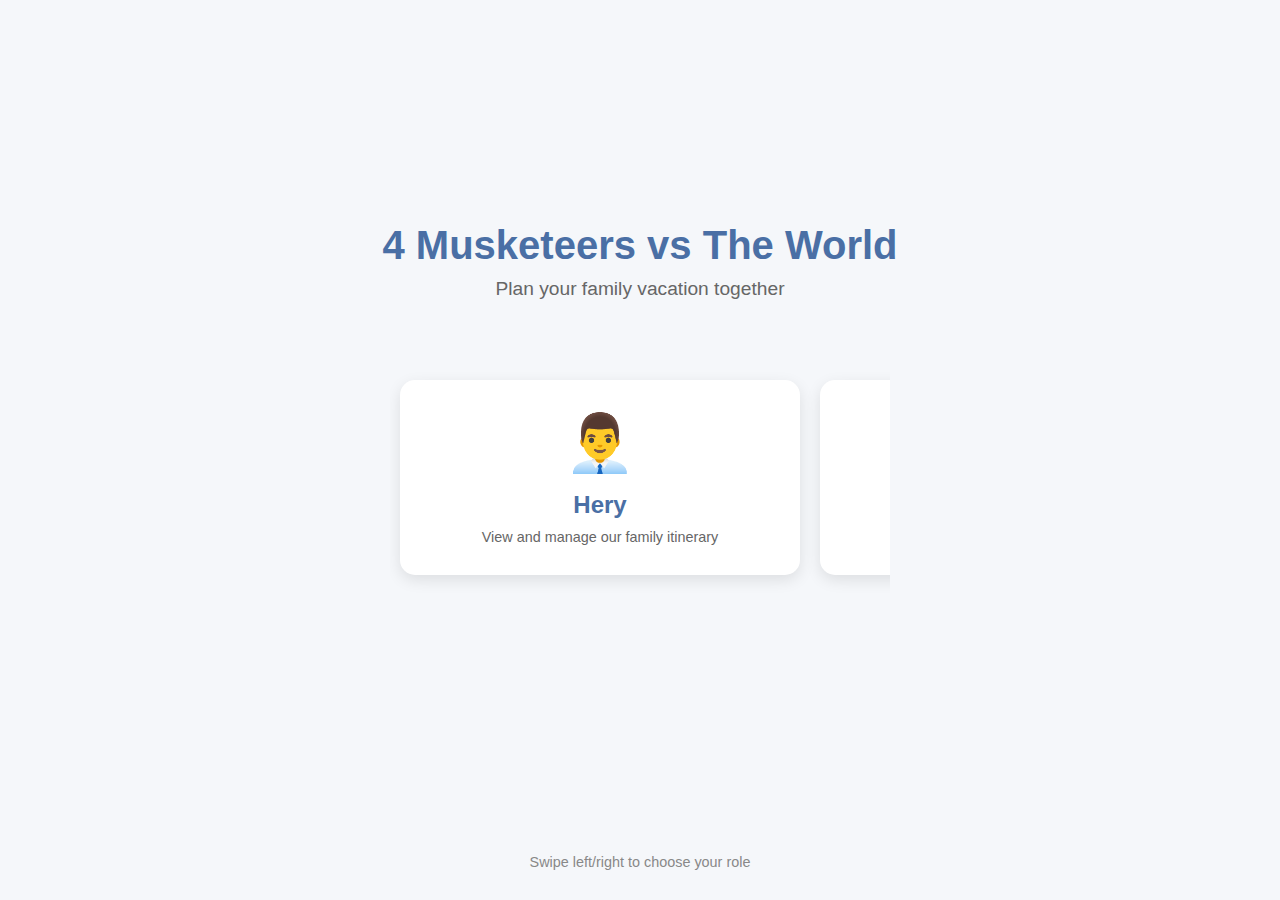
<file: selection.html>
<!DOCTYPE html>
<html lang="en">
<head>
    <meta charset="UTF-8">
    <meta name="viewport" content="width=device-width, initial-scale=1.0">
    <title>Family Travel Planner | Welcome</title>
    <style>
        @import url('https://fonts.googleapis.com/css2?family=DM+Sans:ital,opsz,wght@0,9..40,100..1000;1,9..40,100..1000&family=DM+Serif+Text:ital@0;1&family=Inter:wght@100..900&family=JetBrains+Mono:ital,wght@0,100..800;1,100..800&family=Lusitana:wght@400;700&family=Playfair+Display:ital,wght@0,400..900;1,400..900&display=swap');
    </style>
    <link rel="stylesheet" href="styleselection.css">
</head>
<body>
    <div class="container">
        <div class="logo">4 Musketeers vs The World</div>
        <div class="tagline">Plan your family vacation together</div>
        
        <div class="family-members" id="familyMembers">
            <div class="member-card" data-role="Hery" id="Hery">
                <div class="member-icon">👨‍💼</div>
                <div class="member-name">Hery</div>
                <div class="member-desc">View and manage our family itinerary</div>
            </div>
            
            <div class="member-card" data-role="Alina" id="Alina">
                <div class="member-icon">👩‍🎨</div>
                <div class="member-name">Alina</div>
                <div class="member-desc">Check activities and packing lists</div>
            </div>
            
            <div class="member-card" data-role="Tricia" id="Tricia">
                <div class="member-icon">👩‍🔬</div>
                <div class="member-name">Tricia</div>
                <div class="member-desc">See fun activities planned for me</div>
            </div>
            
            <div class="member-card" data-role="Lala" id="Lala">
                <div class="member-icon">👩‍🎓</div>
                <div class="member-name">Lala</div>
                <div class="member-desc">Find out what adventures await</div>
            </div>
        </div>
        
        <button class="continue-btn" id="continueBtn">Continue as <span id="selectedRole"></span></button>
        
        <div class="swipe-instruction">Swipe left/right to choose your role</div>
    </div>

    <script src="scriptselection.js"></script>
</body>
</html>
</file>
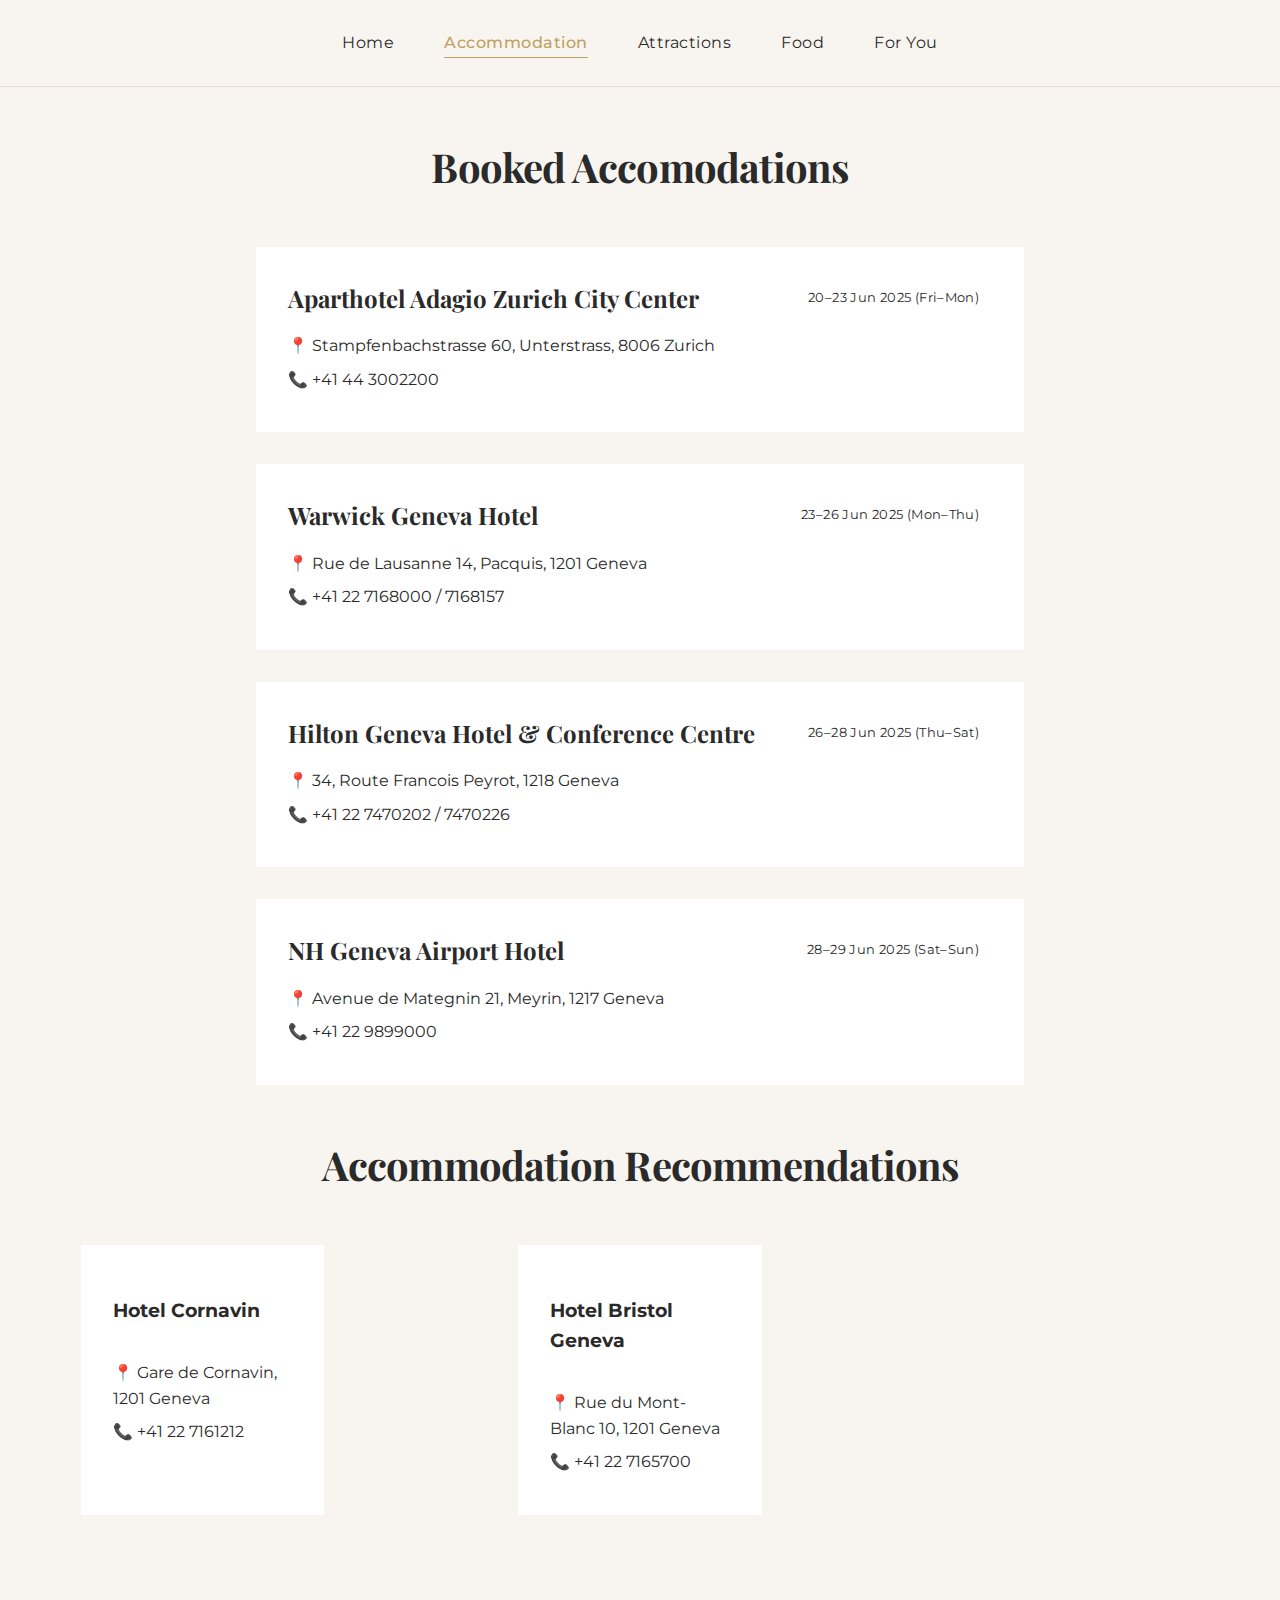
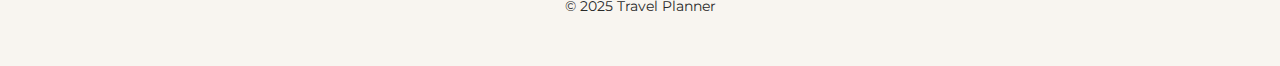
<file: youritinerary_accomodation.html>
<!DOCTYPE html>
<html lang="en">
<head>
  <meta charset="UTF-8" />
  <meta name="viewport" content="width=device-width, initial-scale=1.0" />
  <title>Switzerland Accommodation Itinerary</title>
  <link rel="stylesheet" href="styleaccomodation.css" />
  <style>
    @import url('https://fonts.googleapis.com/css2?family=Playfair+Display:wght@400;700&family=Montserrat:wght@300;400;500&display=swap');  
  </style>
</head>
<body>
    <div class="navbar">
    <a href="youritinerary_home.html">Home</a>
    <a href="youritinerary_accomodation.html" class="active">Accommodation</a>
    <a href="youritinerary_attractions.html">Attractions</a>
    <a href="youritinerary_food.html">Food</a>
    <a href="youritinerary_fyp.html" id="forYouTab">For You</a>
  </div>
  <div class="container">
    <h1>Booked Accomodations</h1>

    <div class="hotel-card">
      <div class="hotel-header">
        <h2>Aparthotel Adagio Zurich City Center</h2>
        <span class="date-tag">20–23 Jun 2025 (Fri–Mon)</span>
      </div>
      <p>📍 Stampfenbachstrasse 60, Unterstrass, 8006 Zurich</p>
      <p>📞 +41 44 3002200</p>
    </div>

    <div class="hotel-card">
      <div class="hotel-header">
        <h2>Warwick Geneva Hotel</h2>
        <span class="date-tag">23–26 Jun 2025 (Mon–Thu)</span>
      </div>
      <p>📍 Rue de Lausanne 14, Pacquis, 1201 Geneva</p>
      <p>📞 +41 22 7168000 / 7168157</p>
    </div>

    <div class="hotel-card">
      <div class="hotel-header">
        <h2>Hilton Geneva Hotel & Conference Centre</h2>
        <span class="date-tag">26–28 Jun 2025 (Thu–Sat)</span>
      </div>
      <p>📍 34, Route Francois Peyrot, 1218 Geneva</p>
      <p>📞 +41 22 7470202 / 7470226</p>
    </div>

    <div class="hotel-card">
      <div class="hotel-header">
        <h2>NH Geneva Airport Hotel</h2>
        <span class="date-tag">28–29 Jun 2025 (Sat–Sun)</span>
      </div>
      <p>📍 Avenue de Mategnin 21, Meyrin, 1217 Geneva</p>
      <p>📞 +41 22 9899000</p>
    </div>

    <h1>Accommodation Recommendations</h1>
    <div id="recommendation-list"></div>

    <footer>© 2025 Travel Planner</footer>
  </div>
  <script src="accomodationrec.js"></script>
</body>
</html>
</file>
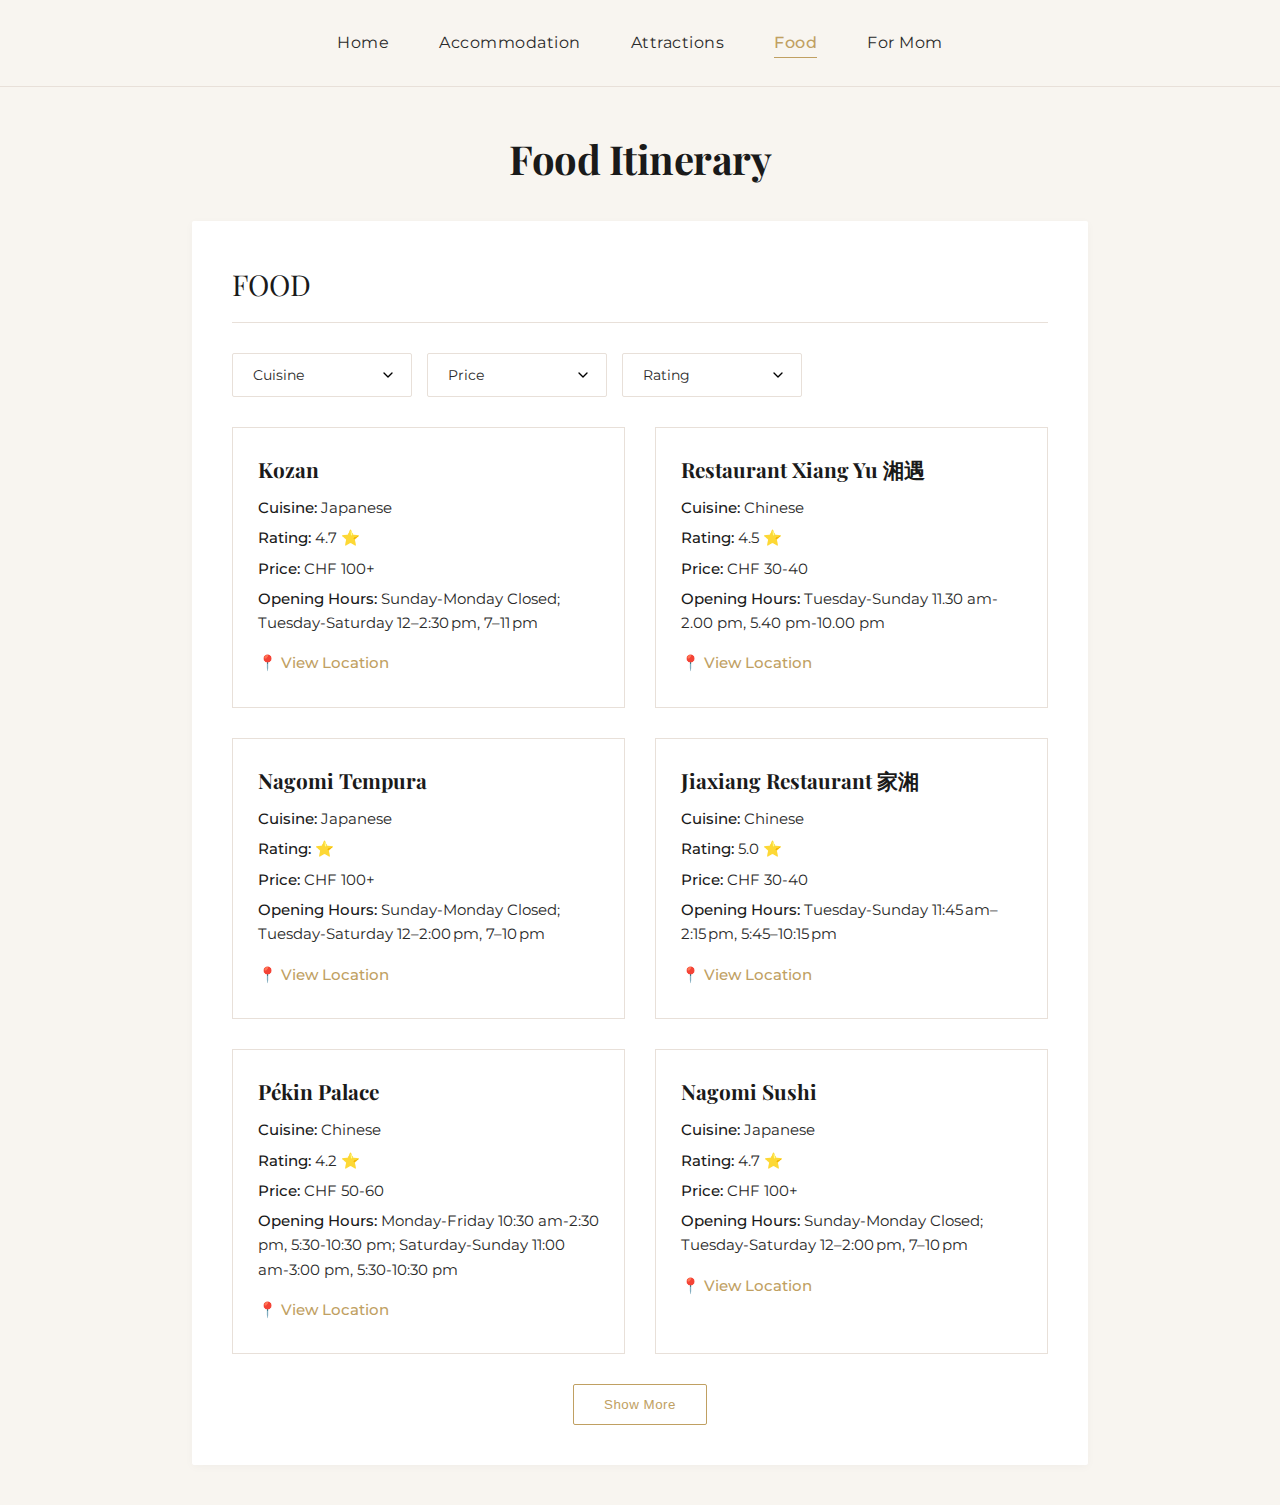
<file: youritinerary_food.html>
<!DOCTYPE html>
<html lang="en">

<head>
  <meta charset="UTF-8" />
  <meta name="viewport" content="width=device-width, initial-scale=1.0" />
  <title>Family Trip Itinerary</title>
  <link rel="stylesheet" href="stylefood.css">
  <style>
    @import url('https://fonts.googleapis.com/css2?family=Playfair+Display:wght@400;700&family=Montserrat:wght@300;400;500&display=swap');  
  </style>
</head>

<body>
  <div class="navbar">
    <a href="youritinerary_home.html">Home</a>
    <a href="youritinerary_accomodation.html">Accommodation</a>
    <a href="youritinerary_attractions.html">Attractions</a>
    <a href="youritinerary_food.html" class="active">Food</a>
    <a href="youritinerary_fyp.html" id="forYouTab">For You</a>
  </div>
<h1>Food Itinerary</h1>
  <div class="member-section">
    <h2>FOOD</h2>
    <div class="filter-container">
      <select name="cuisine-filter" class="filter">
        <option value="" disabled selected>Cuisine</option>
        <option value="">All Cuisines</option>
        <option value="Chinese">Chinese</option>
        <option value="Japanese">Japanese</option>
        <option value="Mexican">Mexican</option>
        <option value="Thai">Thai</option>
        <option value="Italian">Italian</option>
        <option value="Indian">Indian</option>
      </select>

      <select name="price-filter" class="filter">
        <option value="" disabled selected>Price</option>
        <option value="">All Prices</option>
        <option value="CHF 10-20">CHF 10-20</option>
        <option value="CHF 20-30">CHF 20-30</option>
        <option value="CHF 30-40">CHF 30-40</option>
        <option value="CHF 50-60">CHF 50-60</option>
        <option value="CHF 100+">CHF 100+</option>
      </select>

      <select name="rating-filter" class="filter">
  <option value="" disabled selected>Rating</option>
  <option value="">All Ratings</option>
  <option value="3-4">3–4</option>
  <option value="4-5">4–5</option>
  <option value="5">5</option>
</select>

    </div>
    
    <div class="collapsible-content" id="food-list">
      <div class="item">
        <h4>Restaurant Xiang Yu 湘遇</h4>
        <p><strong>Cuisine:</strong> Chinese</p>
        <p><strong>Rating:</strong> 4.5 ⭐</p>
        <p><strong>Price:</strong> CHF 30-40</p>
        <p><strong>Opening Hours:</strong> Tuesday-Sunday 11.30 am-2.00 pm, 5.40 pm-10.00 pm</p>
        <p><a href="https://maps.app.goo.gl/6jEh6BdJB5SHJLL19" target="_blank">📍 View Location</a></p>
        <div class="family-tags"></div>
      </div>

      <div class="item">
        <h4>Jiaxiang Restaurant 家湘</h4>
        <p><strong>Cuisine:</strong> Chinese</p>
        <p><strong>Rating:</strong> 5.0 ⭐</p>
        <p><strong>Price:</strong> CHF 30-40</p>
        <p><strong>Opening Hours:</strong> Tuesday-Sunday 11:45 am–2:15 pm, 5:45–10:15 pm</p>
        <p><a href="https://maps.app.goo.gl/xNFfcynkLQhfQwQA8" target="_blank">📍 View Location</a></p>
      </div>

      <div class="item">
        <h4>Pékin Palace</h4>
        <p><strong>Cuisine:</strong> Chinese</p>
        <p><strong>Rating:</strong> 4.2 ⭐</p>
        <p><strong>Price:</strong> CHF 50-60</p>
        <p><strong>Opening Hours:</strong> Monday-Friday 10:30 am-2:30 pm, 5:30-10:30 pm; Saturday-Sunday 11:00 am-3:00
          pm, 5:30-10:30 pm</p>
        <p><a href="https://maps.app.goo.gl/soNf34VY8xw1Q1uN6" target="_blank">📍 View Location</a></p>
      </div>

      <div class="item">
        <h4>Kozan</h4>
        <p><strong>Cuisine:</strong> Japanese</p>
        <p><strong>Rating:</strong> 4.7 ⭐</p>
        <p><strong>Price:</strong> CHF 100+</p>
        <p><strong>Opening Hours:</strong> Sunday-Monday Closed; Tuesday-Saturday 12–2:30 pm, 7–11 pm</p>
        <p><a href="https://maps.app.goo.gl/J964Tq1LyHSqtPB87" target="_blank">📍 View Location</a></p>
      </div>

      <div class="item">
        <h4>Nagomi Sushi</h4>
        <p><strong>Cuisine:</strong> Japanese</p>
        <p><strong>Rating:</strong> 4.7 ⭐</p>
        <p><strong>Price:</strong> CHF 100+</p>
        <p><strong>Opening Hours:</strong> Sunday-Monday Closed; Tuesday-Saturday 12–2:00 pm, 7–10 pm</p>
        <p><a href="https://maps.app.goo.gl/xhAT5Nv1yGcjBWW9A" target="_blank">📍 View Location</a></p>
      </div>

      <div class="item">
        <h4>Nagomi Tempura</h4>
        <p><strong>Cuisine:</strong> Japanese</p>
        <p><strong>Rating:</strong> ⭐</p>
        <p><strong>Price:</strong> CHF 100+</p>
        <p><strong>Opening Hours:</strong> Sunday-Monday Closed; Tuesday-Saturday 12–2:00 pm, 7–10 pm</p>
        <p><a href="https://maps.app.goo.gl/rLADVYmim5kXwyBH9" target="_blank">📍 View Location</a></p>
      </div>

      <div class="item">
        <h4>Nagomi Ramen</h4>
        <p><strong>Cuisine:</strong> Japanese</p>
        <p><strong>Rating:</strong> 4.2 ⭐</p>
        <p><strong>Price:</strong> CHF 30-40</p>
        <p><strong>Opening Hours:</strong> Sunday-Monday Closed; Tuesday-Saturday 12–2:00 pm, 7–10 pm</p>
        <p><a href="https://maps.app.goo.gl/rLADVYmim5kXwyBH9" target="_blank">📍 View Location</a></p>
      </div>

      <div class="item">
        <h4>Anzoo Sushi Bar</h4>
        <p><strong>Cuisine:</strong> Japanese</p>
        <p><strong>Rating:</strong> 4.9 ⭐</p>
        <p><strong>Price:</strong> CHF 20-30</p>
        <p><strong>Opening Hours:</strong> Wednesday-Saturday 11.00 am–7.30 pm</p>
        <p><a href="https://maps.app.goo.gl/hYAMRpBm14p4b68q8" target="_blank">📍 View Location</a></p>
      </div>

      <div class="item">
        <h4>El Catrín</h4>
        <p><strong>Cuisine:</strong> Mexican</p>
        <p><strong>Rating:</strong> 4.5⭐</p>
        <p><strong>Price:</strong> CHF 30-40</p>
        <p><strong>Opening Hours:</strong> Monday-Tuesday Closed; Wednesday 18:00–23:30; Thursday-Friday 12:00–14:00,
          18:00–23:30; Saturday-Sunday 11:45–14:15, 18:00–23:30</p>
        <p><a href="https://maps.app.goo.gl/Wk91GxxisH9U74rR7" target="_blank">📍 View Location</a></p>
      </div>

      <div class="item">
        <h4>Baï Toey</h4>
        <p><strong>Cuisine:</strong> Thai</p>
        <p><strong>Rating:</strong> 4.5⭐</p>
        <p><strong>Price:</strong> CHF 30-40</p>
        <p><strong>Opening Hours:</strong> Monday-Friday 12:00–14:00, 19:00–22:00; Saturday-Sunday 19:00-22:00</p>
        <p><a href="https://maps.app.goo.gl/sHA1haEDvpkcVA3F8" target="_blank">📍 View Location</a></p>
      </div>

      <div class="item">
        <h4>Soï</h4>
        <p><strong>Cuisine:</strong> Thai</p>
        <p><strong>Rating:</strong> 4.5⭐</p>
        <p><strong>Price:</strong> CHF 30-40</p>
        <p><strong>Opening Hours:</strong> Sunday-Monday Closed; Tuesday-Friday 12:00–14:00, 18:30–22:00; Saturday
          18:30-22:00</p>
        <p><a href="https://maps.app.goo.gl/CRAVWAcQiUtdYcU9A" target="_blank">📍 View Location</a></p>
      </div>

      <div class="item">
        <h4>Buvette des Bains</h4>
        <p><strong>Cuisine:</strong> Fondue</p>
        <p><strong>Rating:</strong> 4.3⭐</p>
        <p><strong>Price:</strong> CHF 10-30</p>
        <p><strong>Opening Hours:</strong> Monday-Sunday 07:00–22:30</p>
        <p><a href="https://maps.app.goo.gl/733MKfvffAu92DCT9" target="_blank">📍 View Location</a></p>
      </div>

      <div class="item">
        <h4>Café du Soleil</h4>
        <p><strong>Cuisine:</strong> Fondue</p>
        <p><strong>Rating:</strong> 4.5⭐</p>
        <p><strong>Price:</strong> CHF 10-30</p>
        <p><strong>Opening Hours:</strong> Monday-Sunday 07:00–23:00</p>
        <p><a href="https://maps.app.goo.gl/eRH13wmW7KRR4qEfA" target="_blank">📍 View Location</a></p>
      </div>

      <div class="item">
        <h4>Little India</h4>
        <p><strong>Cuisine:</strong> Indian</p>
        <p><strong>Rating:</strong> 4.3⭐</p>
        <p><strong>Price:</strong> CHF 20-30</p>
        <p><strong>Opening Hours:</strong> Monday Closed; Tuesday-Friday 12:00–14:00, 6:30–20:30; Saturday-Sunday
          18:30-20:30</p>
        <p><a href="https://maps.app.goo.gl/WLXWmUqpp4a4pysA8" target="_blank">📍 View Location</a></p>
      </div>

      <div class="item">
        <h4>Brasserie Hôtel-de-Ville</h4>
        <p><strong>Cuisine:</strong> Swiss</p>
        <p><strong>Rating:</strong> 4.2⭐</p>
        <p><strong>Price:</strong> CHF 50-60</p>
        <p><strong>Opening Hours:</strong> Monday-Friday 08:00–00:00; Saturday-Sunday 10:00-00:00</p>
        <p><a href="https://maps.app.goo.gl/3bkm1R1NQPKqj7m69" target="_blank">📍 View Location</a></p>
      </div>

      <div class="item">
        <h4>Restaurant Les Armures</h4>
        <p><strong>Cuisine:</strong> Swiss</p>
        <p><strong>Rating:</strong> 4.6⭐</p>
        <p><strong>Price:</strong> CHF 30-40</p>
        <p><strong>Opening Hours:</strong> Monday-Sunday 12:00–22:30</p>
        <p><a href="https://maps.app.goo.gl/nxKfmciULRxA9vcP7" target="_blank">📍 View Location</a></p>
      </div>

      <div class="item">
        <h4>Café de Paris - Chez Boubier</h4>
        <p><strong>Cuisine:</strong> French</p>
        <p><strong>Rating:</strong> 4.4⭐</p>
        <p><strong>Price:</strong> CHF 30-40</p>
        <p><strong>Opening Hours:</strong> Monday-Sunday, 8:30–23:00</p>
        <p><a href="https://maps.app.goo.gl/NxjwXGkXbTdkaK1t9" target="_blank">📍 View Location</a></p>
      </div>

      <div class="item">
        <h4>Café de la Limite</h4>
        <p><strong>Cuisine:</strong> French</p>
        <p><strong>Rating:</strong> 4.5⭐</p>
        <p><strong>Price:</strong> CHF 20-30</p>
        <p><strong>Opening Hours:</strong> Monday-Sunday Closed; Tuesday-Saturday 11:00–14:15, 18:30–22:00</p>
        <p><a href="https://maps.app.goo.gl/PUJXqGoGj97xTSz48" target="_blank">📍 View Location</a></p>
      </div>

      <div class="item">
        <h4>Saj Eat</h4>
        <p><strong>Cuisine:</strong> Syrian</p>
        <p><strong>Rating:</strong> 4.7⭐</p>
        <p><strong>Price:</strong> CHF 10-20</p>
        <p><strong>Opening Hours:</strong> Monday-Wednesday 10 AM–11 PM; Thursday-Saturday 10 AM–12 AM; Sunday
          10 AM–10 PM</p>
        <p><a href="https://maps.app.goo.gl/rMTMFxRKHqdLzyDA7" target="_blank">📍 View Location</a></p>
      </div>

      <div class="item">
        <h4>Parfums de Beyrouth</h4>
        <p><strong>Cuisine:</strong> Lebanese</p>
        <p><strong>Rating:</strong> 4.4⭐</p>
        <p><strong>Price:</strong> CHF 10-20</p>
        <p><strong>Opening Hours:</strong> Monday-Friday 12–2 AM, 11 AM–12 AM; Saturday-Sunday 12–6 AM, 11 AM–12 AM</p>
        <p><a href="https://maps.app.goo.gl/MJtycj584UnpZRLR6" target="_blank">📍 View Location</a></p>
      </div>

      <div class="item">
        <h4>Tita Dimps</h4>
        <p><strong>Cuisine:</strong> </p>
        <p><strong>Rating:</strong> ⭐</p>
        <p><strong>Price:</strong> CHF </p>
        <p><strong>Opening Hours:</strong> </p>
        <p><a href="" target="_blank">📍 View Location</a></p>
      </div>

      <div class="item">
        <h4>Thuy hang</h4>
        <p><strong>Cuisine:</strong> </p>
        <p><strong>Rating:</strong> ⭐</p>
        <p><strong>Price:</strong> CHF </p>
        <p><strong>Opening Hours:</strong> </p>
        <p><a href="" target="_blank">📍 View Location</a></p>
      </div>

      <div class="item">
        <h4>Le bahn mi</h4>
        <p><strong>Cuisine:</strong> </p>
        <p><strong>Rating:</strong> ⭐</p>
        <p><strong>Price:</strong> CHF </p>
        <p><strong>Opening Hours:</strong> </p>
        <p><a href="" target="_blank">📍 View Location</a></p>
      </div>

      <div class="item">
        <h4>Rosa morena</h4>
        <p><strong>Cuisine:</strong> </p>
        <p><strong>Rating:</strong> ⭐</p>
        <p><strong>Price:</strong> CHF </p>
        <p><strong>Opening Hours:</strong> </p>
        <p><a href="" target="_blank">📍 View Location</a></p>
      </div>

      <div class="item">
        <h4>Inglewood</h4>
        <p><strong>Cuisine:</strong> </p>
        <p><strong>Rating:</strong> ⭐</p>
        <p><strong>Price:</strong> CHF </p>
        <p><strong>Opening Hours:</strong> </p>
        <p><a href="" target="_blank">📍 View Location</a></p>
      </div>

      <div class="item">
        <h4>Arlecchino</h4>
        <p><strong>Cuisine:</strong> </p>
        <p><strong>Rating:</strong> ⭐</p>
        <p><strong>Price:</strong> CHF </p>
        <p><strong>Opening Hours:</strong> </p>
        <p><a href="" target="_blank">📍 View Location</a></p>
      </div>

      <div class="item">
        <h4>La ruota</h4>
        <p><strong>Cuisine:</strong> </p>
        <p><strong>Rating:</strong> ⭐</p>
        <p><strong>Price:</strong> CHF </p>
        <p><strong>Opening Hours:</strong> </p>
        <p><a href="" target="_blank">📍 View Location</a></p>
      </div>

      <div class="item">
        <h4>Luigia</h4>
        <p><strong>Cuisine:</strong> </p>
        <p><strong>Rating:</strong> ⭐</p>
        <p><strong>Price:</strong> CHF </p>
        <p><strong>Opening Hours:</strong> </p>
        <p><a href="" target="_blank">📍 View Location</a></p>
      </div>

      <div class="item">
        <h4>Da tonino</h4>
        <p><strong>Cuisine:</strong> </p>
        <p><strong>Rating:</strong> ⭐</p>
        <p><strong>Price:</strong> CHF </p>
        <p><strong>Opening Hours:</strong> </p>
        <p><a href="" target="_blank">📍 View Location</a></p>
      </div>

      <div class="item">
        <h4>Pierre & Jean</h4>
        <p><strong>Cuisine:</strong> </p>
        <p><strong>Rating:</strong> ⭐</p>
        <p><strong>Price:</strong> CHF </p>
        <p><strong>Opening Hours:</strong> </p>
        <p><a href="" target="_blank">📍 View Location</a></p>
      </div>

      <div class="item">
        <h4>Le Saint Honore</h4>
        <p><strong>Cuisine:</strong> </p>
        <p><strong>Rating:</strong> ⭐</p>
        <p><strong>Price:</strong> CHF </p>
        <p><strong>Opening Hours:</strong> </p>
        <p><a href="" target="_blank">📍 View Location</a></p>
      </div>

      <div class="item">
        <h4>Boulangerie patisserie Eric Emery</h4>
        <p><strong>Cuisine:</strong> </p>
        <p><strong>Rating:</strong> ⭐</p>
        <p><strong>Price:</strong> CHF </p>
        <p><strong>Opening Hours:</strong> </p>
        <p><a href="" target="_blank">📍 View Location</a></p>
      </div>

      <div class="item">
        <h4>La boulangerie des grotes / LBDG</h4>
        <p><strong>Cuisine:</strong> </p>
        <p><strong>Rating:</strong> ⭐</p>
        <p><strong>Price:</strong> CHF </p>
        <p><strong>Opening Hours:</strong> </p>
        <p><a href="" target="_blank">📍 View Location</a></p>
      </div>

      <div class="item">
        <h4>Chou</h4>
        <p><strong>Cuisine:</strong> </p>
        <p><strong>Rating:</strong> ⭐</p>
        <p><strong>Price:</strong> CHF </p>
        <p><strong>Opening Hours:</strong> </p>
        <p><a href="" target="_blank">📍 View Location</a></p>
      </div>

      <div class="item">
        <h4>Bali Palace</h4>
        <p><strong>Cuisine:</strong> </p>
        <p><strong>Rating:</strong> ⭐</p>
        <p><strong>Price:</strong> CHF </p>
        <p><strong>Opening Hours:</strong> </p>
        <p><a href="" target="_blank">📍 View Location</a></p>
      </div>

      <div class="item">
        <h4>Plainpalais Market</h4>
        <p><strong>Cuisine:</strong> </p>
        <p><strong>Rating:</strong> ⭐</p>
        <p><strong>Price:</strong> CHF </p>
        <p><strong>Opening Hours:</strong> </p>
        <p><a href="" target="_blank">📍 View Location</a></p>
      </div>

      <div class="item">
        <h4>Auer</h4>
        <p><strong>Cuisine:</strong> </p>
        <p><strong>Rating:</strong> ⭐</p>
        <p><strong>Price:</strong> CHF </p>
        <p><strong>Opening Hours:</strong> </p>
        <p><a href="" target="_blank">📍 View Location</a></p>
      </div>

      <div class="item">
        <h4>Paves de Geneve</h4>
        <p><strong>Cuisine:</strong> </p>
        <p><strong>Rating:</strong> ⭐</p>
        <p><strong>Price:</strong> CHF </p>
        <p><strong>Opening Hours:</strong> </p>
        <p><a href="" target="_blank">📍 View Location</a></p>
      </div>

      <div class="item">
        <h4>Les tilleuls</h4>
        <p><strong>Cuisine:</strong> </p>
        <p><strong>Rating:</strong> ⭐</p>
        <p><strong>Price:</strong> CHF </p>
        <p><strong>Opening Hours:</strong> </p>
        <p><a href="" target="_blank">📍 View Location</a></p>
      </div>

      <div class="item">
        <h4>Dario's</h4>
        <p><strong>Cuisine:</strong> </p>
        <p><strong>Rating:</strong> ⭐</p>
        <p><strong>Price:</strong> CHF </p>
        <p><strong>Opening Hours:</strong> </p>
        <p><a href="" target="_blank">📍 View Location</a></p>
      </div>

      <div class="item">
        <h4>Ristorante biccadasse</h4>
        <p><strong>Cuisine:</strong> </p>
        <p><strong>Rating:</strong> ⭐</p>
        <p><strong>Price:</strong> CHF </p>
        <p><strong>Opening Hours:</strong> </p>
        <p><a href="" target="_blank">📍 View Location</a></p>
      </div>

      <div class="item">
        <h4></h4>
        <p><strong>Cuisine:</strong> </p>
        <p><strong>Rating:</strong> ⭐</p>
        <p><strong>Price:</strong> CHF </p>
        <p><strong>Opening Hours:</strong> </p>
        <p><a href="" target="_blank">📍 View Location</a></p>
      </div>
    </div>
    <button class="toggle-button" onclick="toggleCollapse('food-list', this)">Show More</button>
  </div>

  <script src="toggle.js"></script>
  <script src="foodfilter.js"></script>
</body>

</html>
</file>
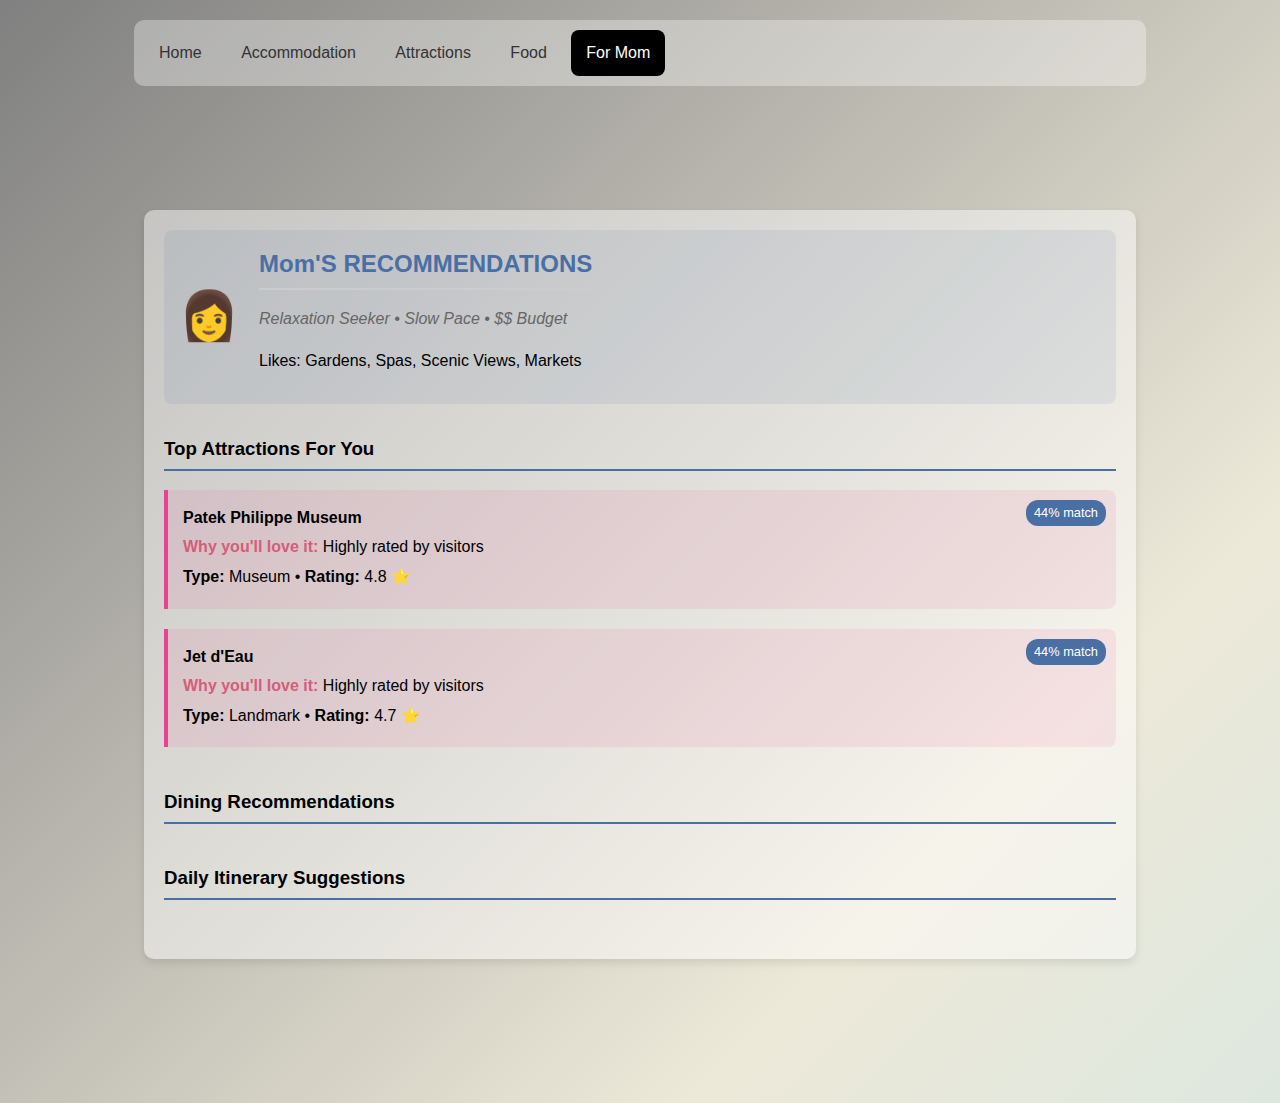
<file: youritinerary_fyp.html>
<!DOCTYPE html>
<html lang="en">
<head>
  <meta charset="UTF-8">
  <meta name="viewport" content="width=device-width, initial-scale=1.0">
  <title>For You | Family Trip Planner</title>
  <link rel="stylesheet" href="stylehome.css">
  <style>
    /* Add these new styles */
    .profile-header {
      display: flex;
      align-items: center;
      margin-bottom: 20px;
      padding: 15px;
      background-color: rgba(74, 111, 165, 0.1);
      border-radius: 8px;
    }
    .profile-icon {
      font-size: 3rem;
      margin-right: 20px;
    }
    .profile-info h2 {
      margin: 0;
      color: #4a6fa5;
    }
    .profile-type {
      font-style: italic;
      color: #666;
    }
    .recommendation-section {
      margin-top: 30px;
    }
    .recommendation-category {
      margin: 20px 0;
    }
    .recommendation-category h3 {
      border-bottom: 2px solid #4a6fa5;
      padding-bottom: 5px;
    }
    .personalized-item {
      position: relative;
    }
    .recommendation-score {
      position: absolute;
      top: 10px;
      right: 10px;
      background-color: #4a6fa5;
      color: white;
      padding: 3px 8px;
      border-radius: 12px;
      font-size: 0.8rem;
    }
    .why-love {
      font-weight: bold;
      color: #d45d79;
    }
  </style>
</head>
<body>
  <div class="navbar">
    <a href="youritinerary_home.html">Home</a>
    <a href="youritinerary_accomodation.html">Accommodation</a>
    <a href="youritinerary_attractions.html">Attractions</a>
    <a href="youritinerary_food.html">Food</a>
    <a href="youritinerary_fyp.html" class="active" id="forYouTab">For You</a>
  </div>

  <div class="member-section" id="personalized-content">
    <!-- Profile header will be inserted here by JavaScript -->
    <div id="profile-display"></div>
    
    <!-- Dynamic content sections -->
    <div class="recommendation-section">
      <div class="recommendation-category">
        <h3>Top Attractions For You</h3>
        <div id="attraction-recommendations" class="collapsible-content">
          <!-- Will be populated by JavaScript -->
        </div>
      </div>
      
      <div class="recommendation-category">
        <h3>Dining Recommendations</h3>
        <div id="food-recommendations" class="collapsible-content">
          <!-- Will be populated by JavaScript -->
        </div>
      </div>
      
      <div class="recommendation-category">
        <h3>Daily Itinerary Suggestions</h3>
        <div id="itinerary-recommendations" class="collapsible-content">
          <!-- Will be populated by JavaScript -->
        </div>
      </div>
    </div>
  </div>

  <script src="profiles.js"></script>
  <script src="recommendation-engine.js"></script>
  <script>
    document.addEventListener('DOMContentLoaded', function() {
      const role = localStorage.getItem('familyRole') || 'mom';
      document.body.classList.add(role + '-theme');
      
      // Update tab text
      document.getElementById('forYouTab').textContent = `For ${role.charAt(0).toUpperCase() + role.slice(1)}`;
      
      // Initialize recommendation engine
      const engine = new RecommendationEngine(familyProfiles);
      engine.loadAttractionsData();
      
      // Display profile header
      const profile = familyProfiles[role];
      const profileDisplay = document.getElementById('profile-display');
      profileDisplay.innerHTML = `
        <div class="profile-header">
          <div class="profile-icon">${getMemberIcon(role)}</div>
          <div class="profile-info">
            <h2>${role.charAt(0).toUpperCase() + role.slice(1)}'S RECOMMENDATIONS</h2>
            <p class="profile-type">${profile.type} • ${profile.preferences.pace} Pace • ${profile.preferences.budget} Budget</p>
            <p>Likes: ${profile.preferences.attractions.join(', ')}</p>
          </div>
        </div>
      `;
      
      // Display attraction recommendations
      const attractionRecs = engine.getRecommendations(role, 3);
      const attractionContainer = document.getElementById('attraction-recommendations');
      attractionContainer.innerHTML = attractionRecs.map(att => `
        <div class="item personalized-item">
          <h4>${att.name}</h4>
          <p><span class="why-love">Why you'll love it:</span> ${generateWhyLove(att, role)}</p>
          <p><strong>Type:</strong> ${att.type} • <strong>Rating:</strong> ${att.rating} ⭐</p>
          <div class="recommendation-score">${Math.round(att.score)}% match</div>
        </div>
      `).join('');
      
      // Display food recommendations (you'll need to implement loadFoodData similarly)
      const foodRecs = engine.getFoodRecommendations(role, 3);
      const foodContainer = document.getElementById('food-recommendations');
      foodContainer.innerHTML = foodRecs.map(food => `
        <div class="item personalized-item">
          <h4>${food.name}</h4>
          <p><span class="why-love">Why you'll love it:</span> ${generateWhyLove(food, role)}</p>
          <p><strong>Cuisine:</strong> ${food.cuisine} • <strong>Price:</strong> ${food.price}</p>
          <div class="recommendation-score">${Math.round(food.score)}% match</div>
        </div>
      `).join('');
      
      // Helper functions
      function getMemberIcon(member) {
        const icons = { dad: '👨', mom: '👩', sister: '👧', brother: '👦' };
        return icons[member] || '👤';
      }
      
      function generateWhyLove(item, role) {
        const profile = familyProfiles[role];
        const reasons = [];
        
        // Attraction reasons
        if (item.type) {
          if (profile.preferences.attractions.includes(item.type)) {
            reasons.push(`Perfect ${item.type.toLowerCase()} experience`);
          }
          if (item.rating >= 4.5) {
            reasons.push('Highly rated by visitors');
          }
          if (item.price.includes('Free') && profile.preferences.budget === '$') {
            reasons.push('Great free option');
          }
        }
        
        // Food reasons
        if (item.cuisine) {
          if (profile.preferences.food.includes(item.cuisine)) {
            reasons.push(`Authentic ${item.cuisine.toLowerCase()} cuisine`);
          }
          if (item.price === profile.preferences.budget) {
            reasons.push('Fits your budget perfectly');
          }
        }
        
        return reasons.length > 0 ? reasons.join(' • ') : 'Specially selected for you';
      }
    });
  </script>
</body>
</html>
</file>
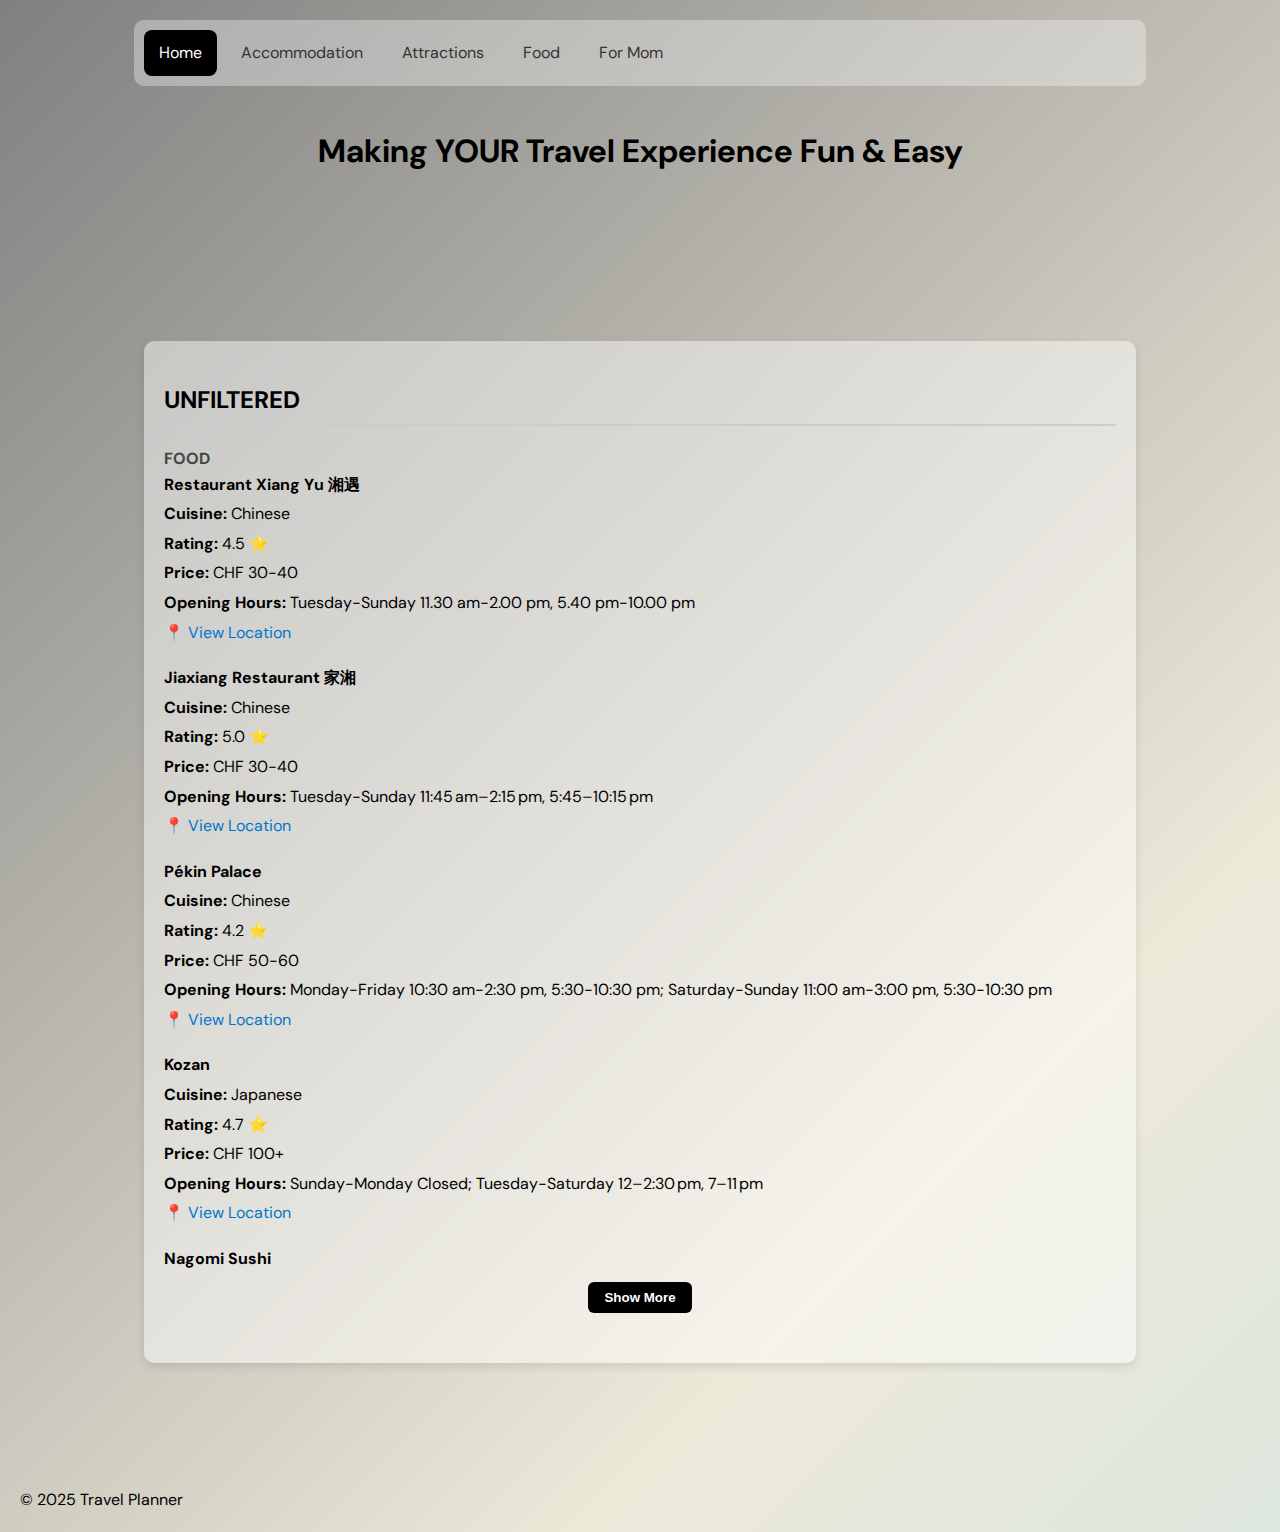
<file: youritinerary_home.html>
<!DOCTYPE html>
<html lang="en">
<head>
  <meta charset="UTF-8" />
  <meta name="viewport" content="width=device-width, initial-scale=1.0"/>
  <title>Family Trip Itinerary</title>
  <link rel="stylesheet" href="stylehome.css">
  <style>
    @import url('https://fonts.googleapis.com/css2?family=DM+Sans:ital,opsz,wght@0,9..40,100..1000;1,9..40,100..1000&family=DM+Serif+Text:ital@0;1&family=Inter:wght@100..900&family=JetBrains+Mono:ital,wght@0,100..800;1,100..800&family=Lusitana:wght@400;700&family=Playfair+Display:ital,wght@0,400..900;1,400..900&display=swap');
  </style>
</head>
<body>
    <div class="navbar">
    <a href="youritinerary_home.html" class="active">Home</a>
    <a href="youritinerary_accomodation.html">Accommodation</a>
    <a href="youritinerary_attractions.html">Attractions</a>
    <a href="youritinerary_food.html">Food</a>
    <a href="youritinerary_fyp.html" id="forYouTab">For You</a>
  </div>
<h1>Making YOUR Travel Experience Fun & Easy</h1>
    <div class="member-section">
        <h2>UNFILTERED</h2>

        <div class="section-title"><strong>FOOD</strong></div>
        <div class="collapsible-content" id="food-list">
          <div class="item">
            <h4>Restaurant Xiang Yu 湘遇</h4>
            <p><strong>Cuisine:</strong> Chinese</p>
            <p><strong>Rating:</strong> 4.5 ⭐</p>
            <p><strong>Price:</strong> CHF 30-40</p>
            <p><strong>Opening Hours:</strong> Tuesday-Sunday 11.30 am-2.00 pm, 5.40 pm-10.00 pm</p>
            <p><a href="https://maps.app.goo.gl/6jEh6BdJB5SHJLL19" target="_blank">📍 View Location</a></p>
          </div>

          <div class="item">
            <h4>Jiaxiang Restaurant 家湘</h4>
            <p><strong>Cuisine:</strong> Chinese</p>
            <p><strong>Rating:</strong> 5.0 ⭐</p>
            <p><strong>Price:</strong> CHF 30-40</p>
            <p><strong>Opening Hours:</strong> Tuesday-Sunday 11:45 am–2:15 pm, 5:45–10:15 pm</p>
            <p><a href="https://maps.app.goo.gl/xNFfcynkLQhfQwQA8" target="_blank">📍 View Location</a></p>
          </div>

          <div class="item">
            <h4>Pékin Palace</h4>
            <p><strong>Cuisine:</strong> Chinese</p>
            <p><strong>Rating:</strong> 4.2 ⭐</p>
            <p><strong>Price:</strong> CHF 50-60</p>
            <p><strong>Opening Hours:</strong> Monday-Friday 10:30 am-2:30 pm, 5:30-10:30 pm; Saturday-Sunday 11:00 am-3:00 pm, 5:30-10:30 pm</p>
            <p><a href="https://maps.app.goo.gl/soNf34VY8xw1Q1uN6" target="_blank">📍 View Location</a></p>
          </div>

          <div class="item">
            <h4>Kozan</h4>
            <p><strong>Cuisine:</strong> Japanese</p>
            <p><strong>Rating:</strong> 4.7 ⭐</p>
            <p><strong>Price:</strong> CHF 100+</p>
            <p><strong>Opening Hours:</strong> Sunday-Monday Closed; Tuesday-Saturday 12–2:30 pm, 7–11 pm</p>
            <p><a href="https://maps.app.goo.gl/J964Tq1LyHSqtPB87" target="_blank">📍 View Location</a></p>
          </div>

          <div class="item">
            <h4>Nagomi Sushi</h4>
            <p><strong>Cuisine:</strong> Japanese</p>
            <p><strong>Rating:</strong> 4.7 ⭐</p>
            <p><strong>Price:</strong> CHF 100+</p>
            <p><strong>Opening Hours:</strong> Sunday-Monday Closed; Tuesday-Saturday 12–2:00 pm, 7–10 pm</p>
            <p><a href="https://maps.app.goo.gl/xhAT5Nv1yGcjBWW9A" target="_blank">📍 View Location</a></p>
          </div>

          <div class="item">
            <h4>Nagomi Tempura</h4>
            <p><strong>Cuisine:</strong> Japanese</p>
            <p><strong>Rating:</strong> ⭐</p>
            <p><strong>Price:</strong> CHF 100+</p>
            <p><strong>Opening Hours:</strong> Sunday-Monday Closed; Tuesday-Saturday 12–2:00 pm, 7–10 pm</p>
            <p><a href="https://maps.app.goo.gl/rLADVYmim5kXwyBH9" target="_blank">📍 View Location</a></p>
          </div>

          <div class="item">
            <h4>Nagomi Ramen</h4>
            <p><strong>Cuisine:</strong> Japanese</p>
            <p><strong>Rating:</strong> 4.2 ⭐</p>
            <p><strong>Price:</strong> CHF 30-40</p>
            <p><strong>Opening Hours:</strong> Sunday-Monday Closed; Tuesday-Saturday 12–2:00 pm, 7–10 pm</p>
            <p><a href="https://maps.app.goo.gl/rLADVYmim5kXwyBH9" target="_blank">📍 View Location</a></p>
          </div>

          <div class="item">
            <h4>Anzoo Sushi Bar</h4>
            <p><strong>Cuisine:</strong> Japanese</p>
            <p><strong>Rating:</strong> 4.9 ⭐</p>
            <p><strong>Price:</strong> CHF 20-30</p>
            <p><strong>Opening Hours:</strong> Wednesday-Saturday 11.00 am–7.30 pm</p>
            <p><a href="https://maps.app.goo.gl/hYAMRpBm14p4b68q8" target="_blank">📍 View Location</a></p>
          </div>

          <div class="item">
            <h4>El Catrín</h4>
            <p><strong>Cuisine:</strong> Mexican</p>
            <p><strong>Rating:</strong> 4.5⭐</p>
            <p><strong>Price:</strong> CHF 30-40</p>
            <p><strong>Opening Hours:</strong> Monday-Tuesday Closed; Wednesday 18:00–23:30; Thursday-Friday 12:00–14:00, 18:00–23:30; Saturday-Sunday	11:45–14:15, 18:00–23:30</p>
            <p><a href="https://maps.app.goo.gl/Wk91GxxisH9U74rR7" target="_blank">📍 View Location</a></p>
          </div>

          <div class="item">
            <h4>Baï Toey</h4>
            <p><strong>Cuisine:</strong> Thai</p>
            <p><strong>Rating:</strong> 4.5⭐</p>
            <p><strong>Price:</strong> CHF 30-40</p>
            <p><strong>Opening Hours:</strong> Monday-Friday 12:00–14:00, 19:00–22:00; Saturday-Sunday 19:00-22:00</p>
            <p><a href="https://maps.app.goo.gl/sHA1haEDvpkcVA3F8" target="_blank">📍 View Location</a></p>
          </div>

          <div class="item">
            <h4>Soï</h4>
            <p><strong>Cuisine:</strong> Thai</p>
            <p><strong>Rating:</strong> 4.5⭐</p>
            <p><strong>Price:</strong> CHF 30-40</p>
            <p><strong>Opening Hours:</strong> Sunday-Monday Closed; Tuesday-Friday 12:00–14:00, 18:30–22:00; Saturday 18:30-22:00</p>
            <p><a href="https://maps.app.goo.gl/CRAVWAcQiUtdYcU9A" target="_blank">📍 View Location</a></p>
          </div>

          <div class="item">
            <h4>Buvette des Bains</h4>
            <p><strong>Cuisine:</strong> Fondue</p>
            <p><strong>Rating:</strong> 4.3⭐</p>
            <p><strong>Price:</strong> CHF 10-30</p>
            <p><strong>Opening Hours:</strong> Monday-Sunday 07:00–22:30</p>
            <p><a href="https://maps.app.goo.gl/733MKfvffAu92DCT9" target="_blank">📍 View Location</a></p>
          </div>
          
          <div class="item">
            <h4>Café du Soleil</h4>
            <p><strong>Cuisine:</strong> Fondue</p>
            <p><strong>Rating:</strong> 4.5⭐</p>
            <p><strong>Price:</strong> CHF 10-30</p>
            <p><strong>Opening Hours:</strong> Monday-Sunday 07:00–23:00</p>
            <p><a href="https://maps.app.goo.gl/eRH13wmW7KRR4qEfA" target="_blank">📍 View Location</a></p>
          </div>

          <div class="item">
            <h4>Little India</h4>
            <p><strong>Cuisine:</strong> Indian</p>
            <p><strong>Rating:</strong> 4.3⭐</p>
            <p><strong>Price:</strong> CHF 10-30</p>
            <p><strong>Opening Hours:</strong> Monday Closed; Tuesday-Friday 12:00–14:00, 6:30–20:30; Saturday-Sunday 18:30-20:30</p>
            <p><a href="https://maps.app.goo.gl/WLXWmUqpp4a4pysA8" target="_blank">📍 View Location</a></p>
          </div>

          <div class="item">
            <h4>Brasserie Hôtel-de-Ville</h4>
            <p><strong>Cuisine:</strong> Swiss</p>
            <p><strong>Rating:</strong> 4.2⭐</p>
            <p><strong>Price:</strong> CHF 40-60</p>
            <p><strong>Opening Hours:</strong> Monday-Friday 08:00–00:00; Saturday-Sunday 10:00-00:00</p>
            <p><a href="https://maps.app.goo.gl/3bkm1R1NQPKqj7m69" target="_blank">📍 View Location</a></p>
          </div>

          <div class="item">
            <h4>Restaurant Les Armures</h4>
            <p><strong>Cuisine:</strong> Swiss</p>
            <p><strong>Rating:</strong> 4.6⭐</p>
            <p><strong>Price:</strong> CHF 20-50</p>
            <p><strong>Opening Hours:</strong> Monday-Sunday 12:00–22:30</p>
            <p><a href="https://maps.app.goo.gl/nxKfmciULRxA9vcP7" target="_blank">📍 View Location</a></p>
          </div>

          <div class="item">
            <h4>Café de Paris - Chez Boubier</h4>
            <p><strong>Cuisine:</strong> French</p>
            <p><strong>Rating:</strong> 4.4⭐</p>
            <p><strong>Price:</strong> CHF </p>
            <p><strong>Opening Hours:</strong> Monday-Sunday, 8:30–23:00</p>
            <p><a href="https://maps.app.goo.gl/NxjwXGkXbTdkaK1t9" target="_blank">📍 View Location</a></p>
          </div>

          <div class="item">
            <h4>Café de la Limite</h4>
            <p><strong>Cuisine:</strong> French</p>
            <p><strong>Rating:</strong> 4.5⭐</p>
            <p><strong>Price:</strong> CHF20-30 </p>
            <p><strong>Opening Hours:</strong> Monday-Sunday Closed; Tuesday-Saturday 11:00–14:15, 18:30–22:00</p>
            <p><a href="https://maps.app.goo.gl/PUJXqGoGj97xTSz48" target="_blank">📍 View Location</a></p>
          </div>

          <div class="item">
            <h4>Saj Eat</h4>
            <p><strong>Cuisine:</strong> Syrian</p>
            <p><strong>Rating:</strong> 4.7⭐</p>
            <p><strong>Price:</strong> CHF 10-20</p>
            <p><strong>Opening Hours:</strong> Monday-Wednesday 10 AM–11 PM; Thursday-Saturday 10 AM–12 AM; Sunday 10 AM–10 PM</p>
            <p><a href="https://maps.app.goo.gl/rMTMFxRKHqdLzyDA7" target="_blank">📍 View Location</a></p>
          </div>

          <div class="item">
            <h4>Parfums de Beyrouth</h4>
            <p><strong>Cuisine:</strong> Lebanese</p>
            <p><strong>Rating:</strong> 4.4⭐</p>
            <p><strong>Price:</strong> CHF 10-20</p>
            <p><strong>Opening Hours:</strong> Monday-Friday 12–2 AM, 11 AM–12 AM; Saturday-Sunday 12–6 AM, 11 AM–12 AM</p>
            <p><a href="https://maps.app.goo.gl/MJtycj584UnpZRLR6" target="_blank">📍 View Location</a></p>
          </div>

          <div class="item">
            <h4>Tita Dimps</h4>
            <p><strong>Cuisine:</strong> </p>
            <p><strong>Rating:</strong> ⭐</p>
            <p><strong>Price:</strong> CHF </p>
            <p><strong>Opening Hours:</strong> </p>
            <p><a href="" target="_blank">📍 View Location</a></p>
          </div>

          <div class="item">
            <h4>Thuy hang</h4>
            <p><strong>Cuisine:</strong> </p>
            <p><strong>Rating:</strong> ⭐</p>
            <p><strong>Price:</strong> CHF </p>
            <p><strong>Opening Hours:</strong> </p>
            <p><a href="" target="_blank">📍 View Location</a></p>
          </div>

          <div class="item">
            <h4>Le bahn mi</h4>
            <p><strong>Cuisine:</strong> </p>
            <p><strong>Rating:</strong> ⭐</p>
            <p><strong>Price:</strong> CHF </p>
            <p><strong>Opening Hours:</strong> </p>
            <p><a href="" target="_blank">📍 View Location</a></p>
          </div>

          <div class="item">
            <h4>Rosa morena</h4>
            <p><strong>Cuisine:</strong> </p>
            <p><strong>Rating:</strong> ⭐</p>
            <p><strong>Price:</strong> CHF </p>
            <p><strong>Opening Hours:</strong> </p>
            <p><a href="" target="_blank">📍 View Location</a></p>
          </div>

          <div class="item">
            <h4>Inglewood</h4>
            <p><strong>Cuisine:</strong> </p>
            <p><strong>Rating:</strong> ⭐</p>
            <p><strong>Price:</strong> CHF </p>
            <p><strong>Opening Hours:</strong> </p>
            <p><a href="" target="_blank">📍 View Location</a></p>
          </div>

          <div class="item">
            <h4>Arlecchino</h4>
            <p><strong>Cuisine:</strong> </p>
            <p><strong>Rating:</strong> ⭐</p>
            <p><strong>Price:</strong> CHF </p>
            <p><strong>Opening Hours:</strong> </p>
            <p><a href="" target="_blank">📍 View Location</a></p>
          </div>

          <div class="item">
            <h4>La ruota</h4>
            <p><strong>Cuisine:</strong> </p>
            <p><strong>Rating:</strong> ⭐</p>
            <p><strong>Price:</strong> CHF </p>
            <p><strong>Opening Hours:</strong> </p>
            <p><a href="" target="_blank">📍 View Location</a></p>
          </div>

          <div class="item">
            <h4>Luigia</h4>
            <p><strong>Cuisine:</strong> </p>
            <p><strong>Rating:</strong> ⭐</p>
            <p><strong>Price:</strong> CHF </p>
            <p><strong>Opening Hours:</strong> </p>
            <p><a href="" target="_blank">📍 View Location</a></p>
          </div>

          <div class="item">
            <h4>Da tonino</h4>
            <p><strong>Cuisine:</strong> </p>
            <p><strong>Rating:</strong> ⭐</p>
            <p><strong>Price:</strong> CHF </p>
            <p><strong>Opening Hours:</strong> </p>
            <p><a href="" target="_blank">📍 View Location</a></p>
          </div>

          <div class="item">
            <h4>Pierre & Jean</h4>
            <p><strong>Cuisine:</strong> </p>
            <p><strong>Rating:</strong> ⭐</p>
            <p><strong>Price:</strong> CHF </p>
            <p><strong>Opening Hours:</strong> </p>
            <p><a href="" target="_blank">📍 View Location</a></p>
          </div>

          <div class="item">
            <h4>Le Saint Honore</h4>
            <p><strong>Cuisine:</strong> </p>
            <p><strong>Rating:</strong> ⭐</p>
            <p><strong>Price:</strong> CHF </p>
            <p><strong>Opening Hours:</strong> </p>
            <p><a href="" target="_blank">📍 View Location</a></p>
          </div>

          <div class="item">
            <h4>Boulangerie patisserie Eric Emery</h4>
            <p><strong>Cuisine:</strong> </p>
            <p><strong>Rating:</strong> ⭐</p>
            <p><strong>Price:</strong> CHF </p>
            <p><strong>Opening Hours:</strong> </p>
            <p><a href="" target="_blank">📍 View Location</a></p>
          </div>

          <div class="item">
            <h4>La boulangerie des grotes / LBDG</h4>
            <p><strong>Cuisine:</strong> </p>
            <p><strong>Rating:</strong> ⭐</p>
            <p><strong>Price:</strong> CHF </p>
            <p><strong>Opening Hours:</strong> </p>
            <p><a href="" target="_blank">📍 View Location</a></p>
          </div>

          <div class="item">
            <h4>Chou</h4>
            <p><strong>Cuisine:</strong> </p>
            <p><strong>Rating:</strong> ⭐</p>
            <p><strong>Price:</strong> CHF </p>
            <p><strong>Opening Hours:</strong> </p>
            <p><a href="" target="_blank">📍 View Location</a></p>
          </div>

          <div class="item">
            <h4>Bali Palace</h4>
            <p><strong>Cuisine:</strong> </p>
            <p><strong>Rating:</strong> ⭐</p>
            <p><strong>Price:</strong> CHF </p>
            <p><strong>Opening Hours:</strong> </p>
            <p><a href="" target="_blank">📍 View Location</a></p>
          </div>

          <div class="item">
            <h4>Plainpalais Market</h4>
            <p><strong>Cuisine:</strong> </p>
            <p><strong>Rating:</strong> ⭐</p>
            <p><strong>Price:</strong> CHF </p>
            <p><strong>Opening Hours:</strong> </p>
            <p><a href="" target="_blank">📍 View Location</a></p>
          </div>

          <div class="item">
            <h4>Auer</h4>
            <p><strong>Cuisine:</strong> </p>
            <p><strong>Rating:</strong> ⭐</p>
            <p><strong>Price:</strong> CHF </p>
            <p><strong>Opening Hours:</strong> </p>
            <p><a href="" target="_blank">📍 View Location</a></p>
          </div>

          <div class="item">
            <h4>Paves de Geneve</h4>
            <p><strong>Cuisine:</strong> </p>
            <p><strong>Rating:</strong> ⭐</p>
            <p><strong>Price:</strong> CHF </p>
            <p><strong>Opening Hours:</strong> </p>
            <p><a href="" target="_blank">📍 View Location</a></p>
          </div>

          <div class="item">
            <h4>Les tilleuls</h4>
            <p><strong>Cuisine:</strong> </p>
            <p><strong>Rating:</strong> ⭐</p>
            <p><strong>Price:</strong> CHF </p>
            <p><strong>Opening Hours:</strong> </p>
            <p><a href="" target="_blank">📍 View Location</a></p>
          </div>

          <div class="item">
            <h4>Dario's</h4>
            <p><strong>Cuisine:</strong> </p>
            <p><strong>Rating:</strong> ⭐</p>
            <p><strong>Price:</strong> CHF </p>
            <p><strong>Opening Hours:</strong> </p>
            <p><a href="" target="_blank">📍 View Location</a></p>
          </div>

          <div class="item">
            <h4>Ristorante biccadasse</h4>
            <p><strong>Cuisine:</strong> </p>
            <p><strong>Rating:</strong> ⭐</p>
            <p><strong>Price:</strong> CHF </p>
            <p><strong>Opening Hours:</strong> </p>
            <p><a href="" target="_blank">📍 View Location</a></p>
          </div>

          <div class="item">
            <h4></h4>
            <p><strong>Cuisine:</strong> </p>
            <p><strong>Rating:</strong> ⭐</p>
            <p><strong>Price:</strong> CHF </p>
            <p><strong>Opening Hours:</strong> </p>
            <p><a href="" target="_blank">📍 View Location</a></p>
          </div>
        </div>
      <button class="toggle-button" onclick="toggleCollapse('food-list', this)">Show More</button>
    </div>
<script src ="homerandomize.js"> </script>
<script src ="toggle.js"></script>
</body>
<footer>© 2025 Travel Planner</footer>
</html>
</file>
<file: styleselection.css>
* {
        margin: 0;
        padding: 0;
        box-sizing: border-box;
        font-family: 'Arial', sans-serif;
    }
    
    body {
        background-color: #f5f7fa;
        color: #333;
        height: 100vh;
        overflow: hidden;
    }
    
    .container {
        max-width: 100%;
        height: 100vh;
        display: flex;
        flex-direction: column;
        justify-content: center;
        align-items: center;
        text-align: center;
        padding: 20px;
        position: relative;
    }
    
    .logo {
        font-size: 2.5rem;
        font-weight: bold;
        color: #4a6fa5;
        margin-bottom: 10px;
    }
    
    .tagline {
        font-size: 1.2rem;
        color: #666;
        margin-bottom: 40px;
    }
    
    .swipe-instruction {
        position: absolute;
        bottom: 30px;
        color: #888;
        font-size: 0.9rem;
        animation: pulse 2s infinite;
    }
    
    @keyframes pulse {
        0% { opacity: 0.6; }
        50% { opacity: 1; }
        100% { opacity: 0.6; }
    }
    
    .family-members {
        display: flex;
        width: 100%;
        max-width: 500px;
        overflow-x: auto;
        scroll-snap-type: x mandatory;
        -webkit-overflow-scrolling: touch;
        scroll-behavior: smooth;
        padding: 20px 0;
        margin: 20px 0;
    }
    
    .family-members::-webkit-scrollbar {
        display: none;
    }
    
    .member-card {
        flex: 0 0 80%;
        scroll-snap-align: center;
        background: white;
        border-radius: 15px;
        padding: 30px;
        margin: 0 10px;
        box-shadow: 0 5px 15px rgba(0,0,0,0.1);
        display: flex;
        flex-direction: column;
        align-items: center;
        justify-content: center;
        cursor: pointer;
        transition: transform 0.3s, box-shadow 0.3s;
    }
    
    .member-card:hover {
        transform: translateY(-5px);
        box-shadow: 0 8px 20px rgba(0,0,0,0.15);
    }
    
    .member-icon {
        font-size: 3.5rem;
        margin-bottom: 15px;
    }
    
    .member-name {
        font-size: 1.5rem;
        font-weight: bold;
        margin-bottom: 10px;
    }
    
    .member-desc {
        color: #666;
        font-size: 0.9rem;
    }
    
    #Hery { color: #4a6fa5; }
    #Alina { color: #d45d79; }
    #Tricia { color: #6bbf8a; }
    #Lala { color: #f4a261; }
    
    .selected {
        border: 3px solid #4a6fa5;
    }
    
    .continue-btn {
        background-color: #4a6fa5;
        color: white;
        border: none;
        padding: 12px 30px;
        border-radius: 30px;
        font-size: 1rem;
        font-weight: bold;
        cursor: pointer;
        margin-top: 20px;
        transition: background-color 0.3s;
        opacity: 0;
        pointer-events: none;
        transition: opacity 0.3s;
    }
    
    .continue-btn.active {
        opacity: 1;
        pointer-events: all;
    }
    
    .continue-btn:hover {
        background-color: #3a5a8f;
    }
</file>
<file: styleaccomodation.css>
:root {
  --cream: #F8F5F0;
  --taupe: #E8E0D9;
  --charcoal: #2A2A2A;
  --gold: #C0A062;
  --soft-black: #1A1A1A;
  --light-gray: #E5E5E5;
}

body {
  font-family: 'Montserrat', sans-serif;
  line-height: 1.6;
  background-color: var(--cream);
  color: var(--charcoal);
  margin: 0;
  padding: 0;
}

.navbar {
  background-color: var(--cream);
  padding: 20px 10%;
  display: flex;
  justify-content: center;
  border-bottom: 1px solid var(--taupe);
  position: sticky;
  top: 0;
  z-index: 100;
}

.navbar a {
  text-decoration: none;
  color: var(--charcoal);
  padding: 10px 20px;
  margin: 0 5px;
  font-weight: 400;
  letter-spacing: 0.5px;
  transition: all 0.3s ease;
  position: relative;
}

.navbar a:after {
  content: '';
  position: absolute;
  width: 0;
  height: 1px;
  bottom: 8px;
  left: 20px;
  background-color: var(--gold);
  transition: width 0.3s ease;
}

.navbar a:hover:after {
  width: calc(100% - 40px);
}

.navbar a.active {
  color: var(--gold);
  font-weight: 500;
}

.navbar a.active:after {
  width: calc(100% - 40px);
}

h1 {
  font-family: 'Playfair Display', serif;
  font-weight: 700;
  font-size: 2.5rem;
  text-align: center;
  margin: 3rem 0;
  color: var(--graphite);
  letter-spacing: -0.02em;
}

.hotel-card {
  background-color: white;
  padding: 2rem;
  margin-bottom: 2rem;
  border: 1px solid var(--clay);
  transition: all 0.3s ease;
  position: relative;
  margin-left: 20%;
  margin-right: 20%;
}

.hotel-card:hover {
  transform: translateY(-0.3rem);
  box-shadow: 0 5px 15px rgba(0,0,0,0.05);
}

.hotel-header {
  display: flex;
  justify-content: space-between;
  align-items: center;
  margin-bottom: 1rem;
}

.hotel-header h2 {
  font-family: 'Playfair Display', serif;
  font-size: 1.5rem;
  margin: 0;
  color: var(--graphite);
}

.date-tag {
  background-color: var(--clay);
  color: var(--graphite);
  padding: 0.3rem 0.8rem;
  font-size: 0.8rem;
  letter-spacing: 0.03em;
  font-family: 'Montserrat', sans-serif;
}

.hotel-card p {
  margin: 0.5rem 0;
  color: var(--graphite);
}

.hotel-card p:before {
  margin-right: 0.5rem;
}

footer {
  text-align: center;
  margin: 3rem 0;
  color: var(--graphite);
  font-family: 'Montserrat', sans-serif;
  font-size: 0.9rem;
}

#recommendation-list {
  display: grid;
  grid-template-columns: repeat(auto-fill, minmax(20rem, 1fr));
  gap: 2rem;
  margin: 2rem 0;
}

@media (max-width: 768px) {
  .container {
    padding: 0 1rem;
  }
  
  .navbar {
    padding: 1rem;
    flex-wrap: wrap;
  }
  
  h1 {
    font-size: 2rem;
  }
  
  .hotel-header {
    flex-direction: column;
    align-items: flex-start;
  }
  
  .date-tag {
    margin-top: 0.5rem;
  }
  
  #recommendation-list {
    grid-template-columns: 1fr;
  }
}
</file>
<file: stylefood.css>
.hidden-item {
  display: none !important;
  margin: 0;
  padding: 0;
  height: 0;
  opacity: 0;
}

.collapsible-content {
  display: grid;
  grid-template-columns: repeat(auto-fill, minmax(350px, 1fr));
  gap: 30px;
}

:root {
  --cream: #F8F5F0;
  --taupe: #E8E0D9;
  --charcoal: #2A2A2A;
  --gold: #C0A062;
  --soft-black: #1A1A1A;
  --light-gray: #E5E5E5;
}

body {
  font-family: 'Montserrat', sans-serif;
  line-height: 1.6;
  background-color: var(--cream);
  color: var(--charcoal);
  margin: 0;
  padding: 0;
}

.navbar {
  background-color: var(--cream);
  padding: 20px 10%;
  display: flex;
  justify-content: center;
  border-bottom: 1px solid var(--taupe);
  position: sticky;
  top: 0;
  z-index: 100;
}

.navbar a {
  text-decoration: none;
  color: var(--charcoal);
  padding: 10px 20px;
  margin: 0 5px;
  font-weight: 400;
  letter-spacing: 0.5px;
  transition: all 0.3s ease;
  position: relative;
}

.navbar a:after {
  content: '';
  position: absolute;
  width: 0;
  height: 1px;
  bottom: 8px;
  left: 20px;
  background-color: var(--gold);
  transition: width 0.3s ease;
}

.navbar a:hover:after {
  width: calc(100% - 40px);
}

.navbar a.active {
  color: var(--gold);
  font-weight: 500;
}

.navbar a.active:after {
  width: calc(100% - 40px);
}

h1 {
  font-family: 'Playfair Display', serif;
  font-weight: 700;
  font-size: 2.5rem;
  text-align: center;
  margin: 40px 0 30px;
  color: var(--soft-black);
  letter-spacing: -0.5px;
}

.member-section {
  background-color: white;
  margin: 0 15% 40px;
  padding: 40px;
  border-radius: 2px;
  box-shadow: 0 2px 10px rgba(0, 0, 0, 0.03);
}

h2 {
  font-family: 'Playfair Display', serif;
  font-size: 1.8rem;
  font-weight: 400;
  margin: 0 0 30px;
  padding-bottom: 15px;
  border-bottom: 1px solid var(--taupe);
  color: var(--soft-black);
}

.filter-container {
  display: flex;
  gap: 15px;
  margin-bottom: 30px;
  flex-wrap: wrap;
}

.filter {
  padding: 12px 20px;
  border: 1px solid var(--taupe);
  border-radius: 2px;
  background-color: white;
  font-family: 'Montserrat', sans-serif;
  font-size: 14px;
  color: var(--charcoal);
  cursor: pointer;
  transition: all 0.3s ease;
  min-width: 180px;
  appearance: none;
  background-image: url("data:image/svg+xml;charset=UTF-8,%3csvg xmlns='http://www.w3.org/2000/svg' viewBox='0 0 24 24' fill='none' stroke='currentColor' stroke-width='2' stroke-linecap='round' stroke-linejoin='round'%3e%3cpolyline points='6 9 12 15 18 9'%3e%3c/polyline%3e%3c/svg%3e");
  background-repeat: no-repeat;
  background-position: right 15px center;
  background-size: 16px;
}

.filter:focus {
  outline: none;
  border-color: var(--gold);
}

.collapsible-content {
  display: grid;
  grid-template-columns: repeat(auto-fill, minmax(350px, 1fr));
  gap: 30px;
  margin-bottom: 30px;
}

.item {
  border: 1px solid var(--taupe);
  padding: 25px;
  transition: all 0.3s ease;
  position: relative;
  background-color: white;
}

.item:hover {
  transform: translateY(-5px);
  box-shadow: 0 10px 20px rgba(0, 0, 0, 0.05);
}

.item h4 {
  font-family: 'Playfair Display', serif;
  font-size: 1.3rem;
  margin: 0 0 10px;
  color: var(--soft-black);
}

.item p {
  margin: 6px 0;
  font-size: 0.95rem;
  color: var(--charcoal);
}

.item p strong {
  font-weight: 500;
  color: var(--soft-black);
}

.item a {
  color: var(--gold);
  text-decoration: none;
  font-weight: 500;
  display: inline-block;
  margin-top: 10px;
  transition: color 0.3s ease;
}

.item a:hover {
  color: var(--charcoal);
}

.rating {
  color: var(--gold);
  font-weight: 500;
}

.attraction-tags {
  display: flex;
  gap: 8px;
  margin-top: 15px;
  flex-wrap: wrap;
}

.attraction-tag {
  background-color: var(--taupe);
  color: var(--charcoal);
  padding: 4px 10px;
  border-radius: 2px;
  font-size: 0.75rem;
  letter-spacing: 0.5px;
}

.family-tags {
  position: absolute;
  top: 20px;
  right: 20px;
  display: flex;
  gap: 6px;
}

.family-tag {
  padding: 3px 8px;
  border-radius: 2px;
  font-size: 0.7rem;
  font-weight: 500;
  letter-spacing: 0.5px;
  text-transform: uppercase;
}

.mom-tag {
  background-color: rgba(235, 187, 133, 0.2);
  color: #744d1b;
  border: 1px solid rgba(235, 187, 133, 0.5);
}

.dad-tag {
  background-color: rgba(214, 236, 255, 0.2);
  color: #1565C0;
  border: 1px solid rgba(214, 236, 255, 0.5);
}

.sister-tag {
  background-color: rgba(225, 190, 231, 0.2);
  color: #7B1FA2;
  border: 1px solid rgba(225, 190, 231, 0.5);
}

.toggle-button {
  display: block;
  margin: 30px auto 0;
  padding: 12px 30px;
  background-color: transparent;
  color: var(--gold);
  border: 1px solid var(--gold);
  border-radius: 2px;
  cursor: pointer;
  font-weight: 500;
  letter-spacing: 0.5px;
  transition: all 0.3s ease;
}

.toggle-button:hover {
  background-color: var(--gold);
  color: white;
}

@media (max-width: 1024px) {
  .member-section {
    margin: 0 5% 40px;
  }

  .collapsible-content {
    grid-template-columns: repeat(auto-fill, minmax(300px, 1fr));
  }
}

@media (max-width: 768px) {
  .navbar {
    padding: 15px 5%;
    flex-wrap: wrap;
    justify-content: center;
  }

  .navbar a {
    padding: 8px 12px;
    margin: 0 2px;
  }

  h1 {
    font-size: 2rem;
    margin: 30px 0 20px;
  }

  .member-section {
    padding: 25px;
  }

  .filter-container {
    flex-direction: column;
    gap: 10px;
  }

  .filter {
    width: 100%;
    min-width: auto;
  }
}


/* body {
    font-family: "DM Sans", sans-serif;
    line-height: 1.6;
    background: linear-gradient(-45deg, #000000, #a9a9b2, #bee3e9, #ede9d9, #808080);
    background-size: 300% 300%;
    animation: gradientMove 8s ease infinite;
    margin: 0;
    padding: 20px;
}
.member-section {
    background: #ffffff75;
    margin-left: 10%;
    margin-right: 10%;
    padding: 20px;
    border-radius: 10px;
    box-shadow: 0 4px 8px rgba(0,0,0,0.1);
}
h1 {

  margin: 0 auto;
  padding: 40px 20px;
  font-size: 2rem;
  font-weight: bold;
  text-align: center;
  margin-bottom: 2rem;
}

h2 {
    border-bottom: 2px solid #ccc;
    padding-bottom: 5px;
}
.item {
    margin-bottom: 20px;
}
.item h4 {
    margin: 0;
}
.item p {
    margin: 4px 0;
}
a {
    color: #0077cc;
    text-decoration: none;
}
a:hover {
    text-decoration: underline;
}
.section-title {
    margin-top: 20px;
    color: #444;
}

.collapsible-content {
  max-height: 800px;
  overflow: hidden;
  transition: max-height 0.4s ease;
}

.collapsible-content.expanded {
  max-height: none;
}

.toggle-button {
  display: block;
  margin: 10px auto 30px auto;
  padding: 8px 16px;
  background-color: #000000;
  color: white;
  border: none;
  border-radius: 6px;
  cursor: pointer;
  font-weight: bold;
}

@keyframes gradientMove {
  0% {
    background-position: 0% 50%;
  }
  50% {
    background-position: 100% 50%;
  }
  100% {
    background-position: 0% 50%;
  }
}



.navbar {
  background-color: #ffffff55;
  padding: 10px;
  border-radius: 10px; 
  width: 80%;
  margin: 0 auto; 
}

.navbar a {
  text-decoration: none;
  color: #333;
  padding: 10px 15px;
  display: inline-block;
  border-radius: 8px; 
  margin-right: 5px;
}

.navbar a:hover {
  background-color: #dedede;
}

.navbar a.active {
  background-color: #000000;
  color: white;
}

.filter-container {
  display: flex;
  gap: 15px;
  flex-wrap: wrap;
}

.filter {
  padding: 9px 13px;
  border: 1px solid #00000064;
  border-radius: 8px;
  background-color: #ffffff7f;
  font-size: 14px;
  cursor: pointer;
  transition: border 0.3s;
  font-family: "DM Sans", sans-serif;
  margin-bottom: 25px;
}

.filter:focus {
  border-color: #000000;
  outline: none;
}

.family-tags {
  display: flex;
  gap: 8px;
  margin-top: 10px;
  flex-wrap: wrap;
}

.family-tag {
  padding: 3px 8px;
  border-radius: 12px;
  font-size: 0.75em;
  font-weight: 500;
}


.family-tags {
  display: flex;
  gap: 8px;
  margin-top: 10px;
  flex-wrap: wrap;
}

.family-tag {
  padding: 3px 8px;
  border-radius: 12px;
  font-size: 0.75em;
  font-weight: 500;
}

.mom-tag {
  background-color: #ebbb85;
  color: #744d1b;
}

.dad-tag {
  background-color: #d6ecff;
  color: #1565C0;
}

.sister-tag {
  background-color: #E1BEE7;
  color: #7B1FA2;
}

.family-restaurants {
  display: grid;
  grid-template-columns: repeat(auto-fill, minmax(300px, 1fr));
  gap: 20px;
  margin-top: 15px;
} 
*/
</file>
<file: stylehome.css>
body {
    font-family: "DM Sans", sans-serif;
    line-height: 1.6;
    background: linear-gradient(-45deg, #000000, #a9a9b2, #bee3e9, #ede9d9, #808080);
    background-size: 300% 300%;
    animation: gradientMove 8s ease infinite;
    margin: 0;
    padding: 20px;
}
.member-section {
    background: #ffffff75;
    margin: 10%;
    padding: 20px;
    border-radius: 10px;
    box-shadow: 0 4px 8px rgba(0,0,0,0.1);
}
h1 {

  margin: 0 auto;
  padding: 40px 20px;
  font-size: 2rem;
  font-weight: bold;
  text-align: center;
  margin-bottom: 2rem;
}

h2 {
    border-bottom: 2px solid #ccc;
    padding-bottom: 5px;
}
.item {
    margin-bottom: 20px;
}
.item h4 {
    margin: 0;
}
.item p {
    margin: 4px 0;
}
a {
    color: #0077cc;
    text-decoration: none;
}
a:hover {
    text-decoration: underline;
}
.section-title {
    margin-top: 20px;
    color: #444;
}

.collapsible-content {
  max-height: 800px;
  overflow: hidden;
  transition: max-height 0.4s ease;
}

.collapsible-content.expanded {
  max-height: none;
}

.toggle-button {
  display: block;
  margin: 10px auto 30px auto;
  padding: 8px 16px;
  background-color: #000000;
  color: white;
  border: none;
  border-radius: 6px;
  cursor: pointer;
  font-weight: bold;
}

@keyframes gradientMove {
  0% {
    background-position: 0% 50%;
  }
  50% {
    background-position: 100% 50%;
  }
  100% {
    background-position: 0% 50%;
  }
}



.navbar {
  background-color: #ffffff55;
  padding: 10px;
  border-radius: 10px; 
  width: 80%;
  margin: 0 auto; 
}

.navbar a {
  text-decoration: none;
  color: #333;
  padding: 10px 15px;
  display: inline-block;
  border-radius: 8px; /* a bit rounded */
  margin-right: 5px;
}

.navbar a:hover {
  background-color: #dedede;
}

.navbar a.active {
  background-color: #000000;
  color: white;
}

.filter-container {
  display: flex;
  gap: 15px;
  flex-wrap: wrap;
}

.filter {
  padding: 9px 13px;
  border: 1px solid #00000064;
  border-radius: 8px;
  background-color: #ffffff7f;
  font-size: 14px;
  cursor: pointer;
  transition: border 0.3s;
  font-family: "DM Sans", sans-serif;
  margin-bottom: 25px;
}

.filter:focus {
  border-color: #000000;
  outline: none;
}

/* Personalized content styles */
.personalized-item {
    background-color: rgba(var(--primary-color-rgb), 0.1);
    border-left: 4px solid var(--primary-color);
    padding: 15px;
    margin-bottom: 20px;
    border-radius: 0 8px 8px 0;
}

/* Theme variables - add to your existing theme classes */
.mom-theme {
    --primary-color: #e84393;
    --primary-color-rgb: 232, 67, 147;
}

.dad-theme {
    --primary-color: #0984e3;
    --primary-color-rgb: 9, 132, 227;
}

.sister-theme {
    --primary-color: #6c5ce7;
    --primary-color-rgb: 108, 92, 231;
}
</file>
